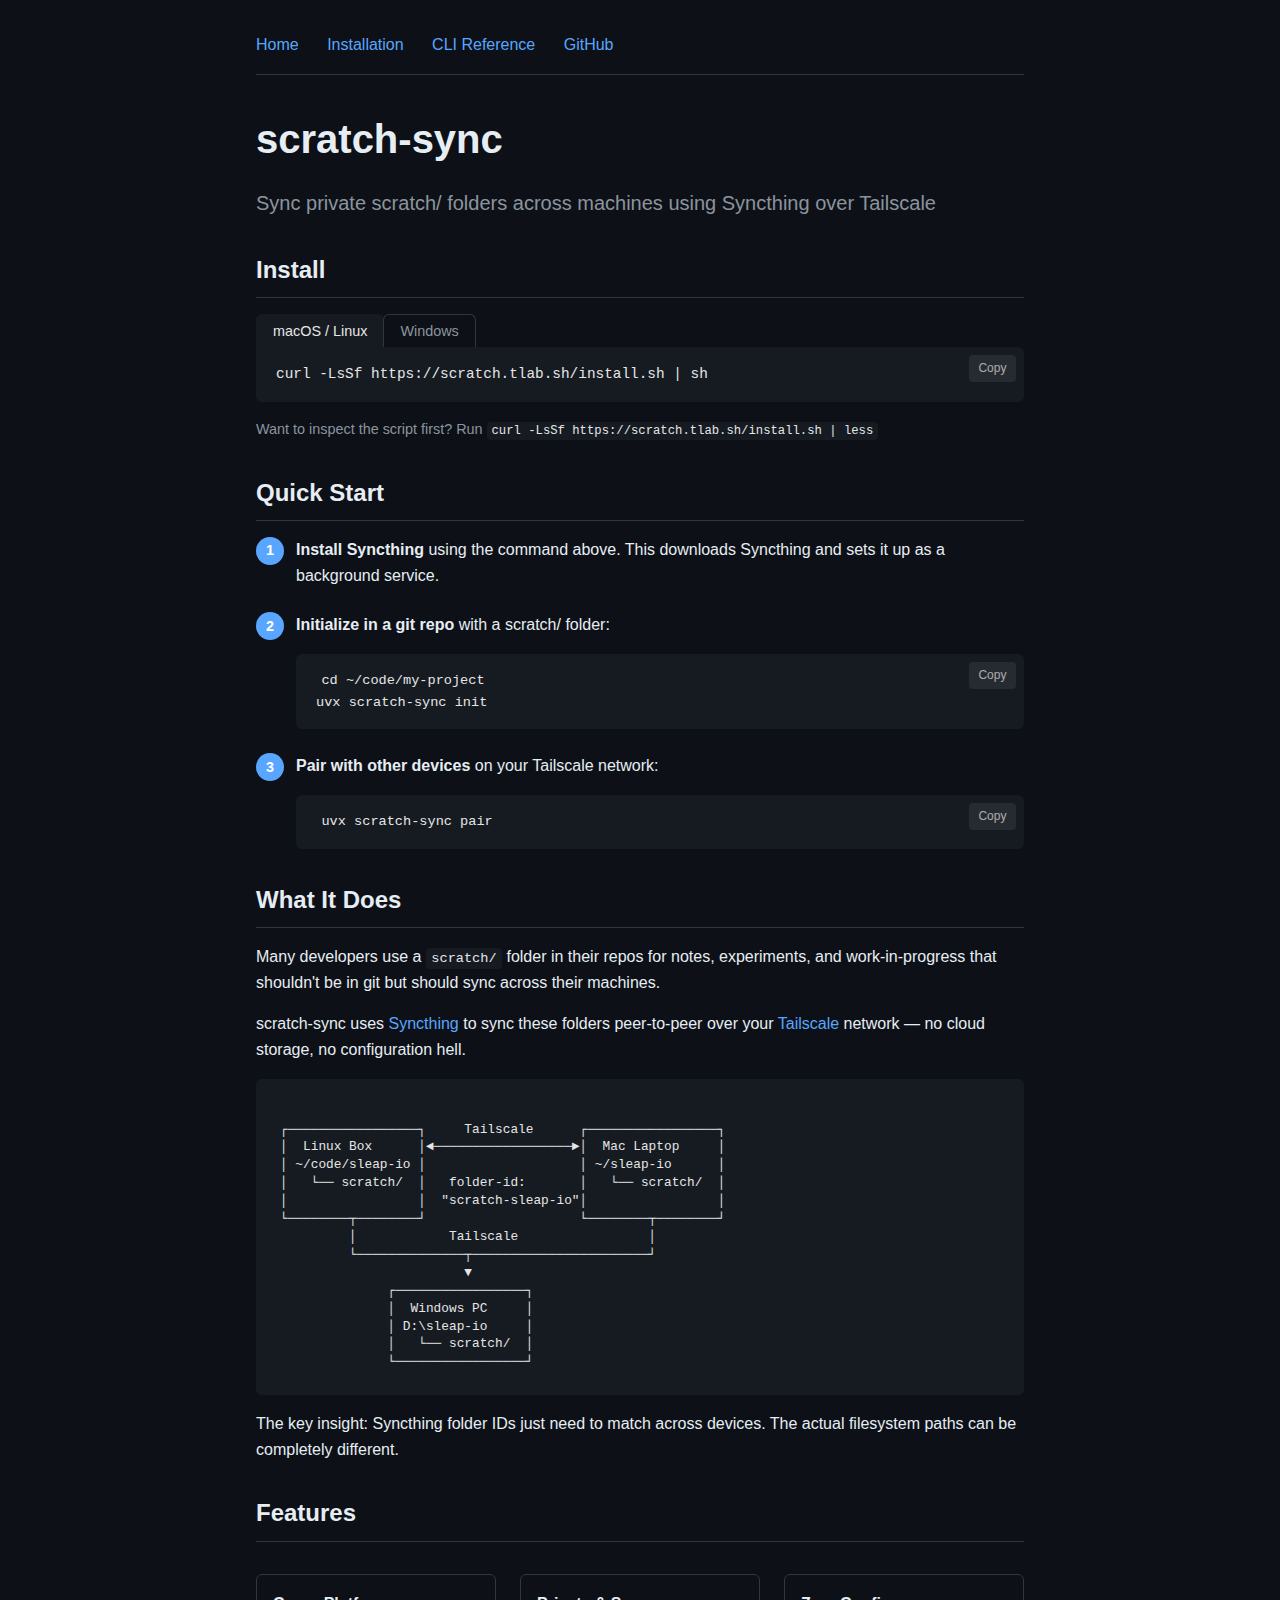
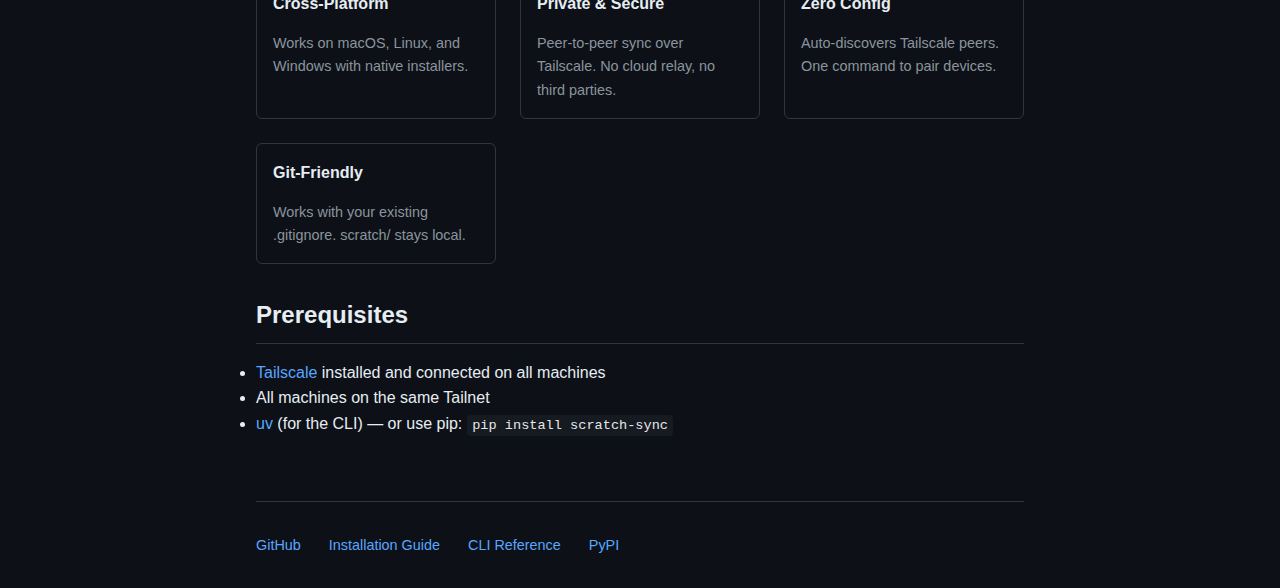
<file: site/index.html>
<!DOCTYPE html>
<html lang="en">
<head>
  <meta charset="UTF-8">
  <meta name="viewport" content="width=device-width, initial-scale=1.0">
  <title>scratch-sync - Sync private scratch folders across machines</title>
  <meta name="description" content="Sync private scratch/ folders across machines using Syncthing over Tailscale. Works on macOS, Linux, and Windows.">
  <link rel="stylesheet" href="assets/style.css">
</head>
<body>
  <nav>
    <a href="/">Home</a>
    <a href="/install.html">Installation</a>
    <a href="/cli.html">CLI Reference</a>
    <a href="https://github.com/talmolab/scratch-sync">GitHub</a>
  </nav>

  <h1>scratch-sync</h1>
  <p class="tagline">Sync private scratch/ folders across machines using Syncthing over Tailscale</p>

  <h2>Install</h2>

  <div class="tabs">
    <button class="tab active" onclick="showTab('unix')">macOS / Linux</button>
    <button class="tab" onclick="showTab('windows')">Windows</button>
  </div>

  <div id="unix" class="tab-content active">
    <div class="code-block">
      <pre><code>curl -LsSf https://scratch.tlab.sh/install.sh | sh</code></pre>
      <button class="copy-btn" onclick="copyCode(this, 'curl -LsSf https://scratch.tlab.sh/install.sh | sh')">Copy</button>
    </div>
  </div>

  <div id="windows" class="tab-content">
    <div class="code-block">
      <pre><code>iwr -useb https://scratch.tlab.sh/install.ps1 | iex</code></pre>
      <button class="copy-btn" onclick="copyCode(this, 'iwr -useb https://scratch.tlab.sh/install.ps1 | iex')">Copy</button>
    </div>
  </div>

  <p style="color: var(--text-muted); font-size: 0.9rem; margin-top: 0.5rem;">
    Want to inspect the script first? Run <code>curl -LsSf https://scratch.tlab.sh/install.sh | less</code>
  </p>

  <h2>Quick Start</h2>

  <ol class="steps">
    <li>
      <strong>Install Syncthing</strong> using the command above. This downloads Syncthing and sets it up as a background service.
    </li>
    <li>
      <strong>Initialize in a git repo</strong> with a scratch/ folder:
      <div class="code-block">
        <pre><code>cd ~/code/my-project
uvx scratch-sync init</code></pre>
        <button class="copy-btn" onclick="copyCode(this, 'uvx scratch-sync init')">Copy</button>
      </div>
    </li>
    <li>
      <strong>Pair with other devices</strong> on your Tailscale network:
      <div class="code-block">
        <pre><code>uvx scratch-sync pair</code></pre>
        <button class="copy-btn" onclick="copyCode(this, 'uvx scratch-sync pair')">Copy</button>
      </div>
    </li>
  </ol>

  <h2>What It Does</h2>

  <p>Many developers use a <code>scratch/</code> folder in their repos for notes, experiments, and work-in-progress that shouldn't be in git but should sync across their machines.</p>

  <p>scratch-sync uses <a href="https://syncthing.net/">Syncthing</a> to sync these folders peer-to-peer over your <a href="https://tailscale.com/">Tailscale</a> network &mdash; no cloud storage, no configuration hell.</p>

  <div class="diagram">
┌─────────────────┐     Tailscale      ┌─────────────────┐
│  Linux Box      │◄──────────────────►│  Mac Laptop     │
│ ~/code/sleap-io │                    │ ~/sleap-io      │
│   └── scratch/  │   folder-id:       │   └── scratch/  │
│                 │  "scratch-sleap-io"│                 │
└────────┬────────┘                    └────────┬────────┘
         │            Tailscale                 │
         └──────────────┬───────────────────────┘
                        ▼
              ┌─────────────────┐
              │  Windows PC     │
              │ D:\sleap-io     │
              │   └── scratch/  │
              └─────────────────┘</div>

  <p>The key insight: Syncthing folder IDs just need to match across devices. The actual filesystem paths can be completely different.</p>

  <h2>Features</h2>

  <div class="features">
    <div class="feature">
      <h3>Cross-Platform</h3>
      <p>Works on macOS, Linux, and Windows with native installers.</p>
    </div>
    <div class="feature">
      <h3>Private & Secure</h3>
      <p>Peer-to-peer sync over Tailscale. No cloud relay, no third parties.</p>
    </div>
    <div class="feature">
      <h3>Zero Config</h3>
      <p>Auto-discovers Tailscale peers. One command to pair devices.</p>
    </div>
    <div class="feature">
      <h3>Git-Friendly</h3>
      <p>Works with your existing .gitignore. scratch/ stays local.</p>
    </div>
  </div>

  <h2>Prerequisites</h2>

  <ul>
    <li><a href="https://tailscale.com/download">Tailscale</a> installed and connected on all machines</li>
    <li>All machines on the same Tailnet</li>
    <li><a href="https://github.com/astral-sh/uv">uv</a> (for the CLI) &mdash; or use pip: <code>pip install scratch-sync</code></li>
  </ul>

  <footer>
    <a href="https://github.com/talmolab/scratch-sync">GitHub</a>
    <a href="/install.html">Installation Guide</a>
    <a href="/cli.html">CLI Reference</a>
    <a href="https://pypi.org/project/scratch-sync/">PyPI</a>
  </footer>

  <script>
    function showTab(id) {
      document.querySelectorAll('.tab').forEach(t => t.classList.remove('active'));
      document.querySelectorAll('.tab-content').forEach(c => c.classList.remove('active'));
      document.querySelector(`[onclick="showTab('${id}')"]`).classList.add('active');
      document.getElementById(id).classList.add('active');
    }

    function copyCode(btn, text) {
      navigator.clipboard.writeText(text).then(() => {
        btn.textContent = 'Copied!';
        btn.classList.add('copied');
        setTimeout(() => {
          btn.textContent = 'Copy';
          btn.classList.remove('copied');
        }, 2000);
      });
    }

    // Auto-detect OS and select appropriate tab
    (function() {
      const platform = navigator.platform.toLowerCase();
      const userAgent = navigator.userAgent.toLowerCase();
      if (platform.includes('win') || userAgent.includes('windows')) {
        showTab('windows');
      }
      // macOS and Linux default to 'unix' tab (already active)
    })();
  </script>
</body>
</html>
</file>
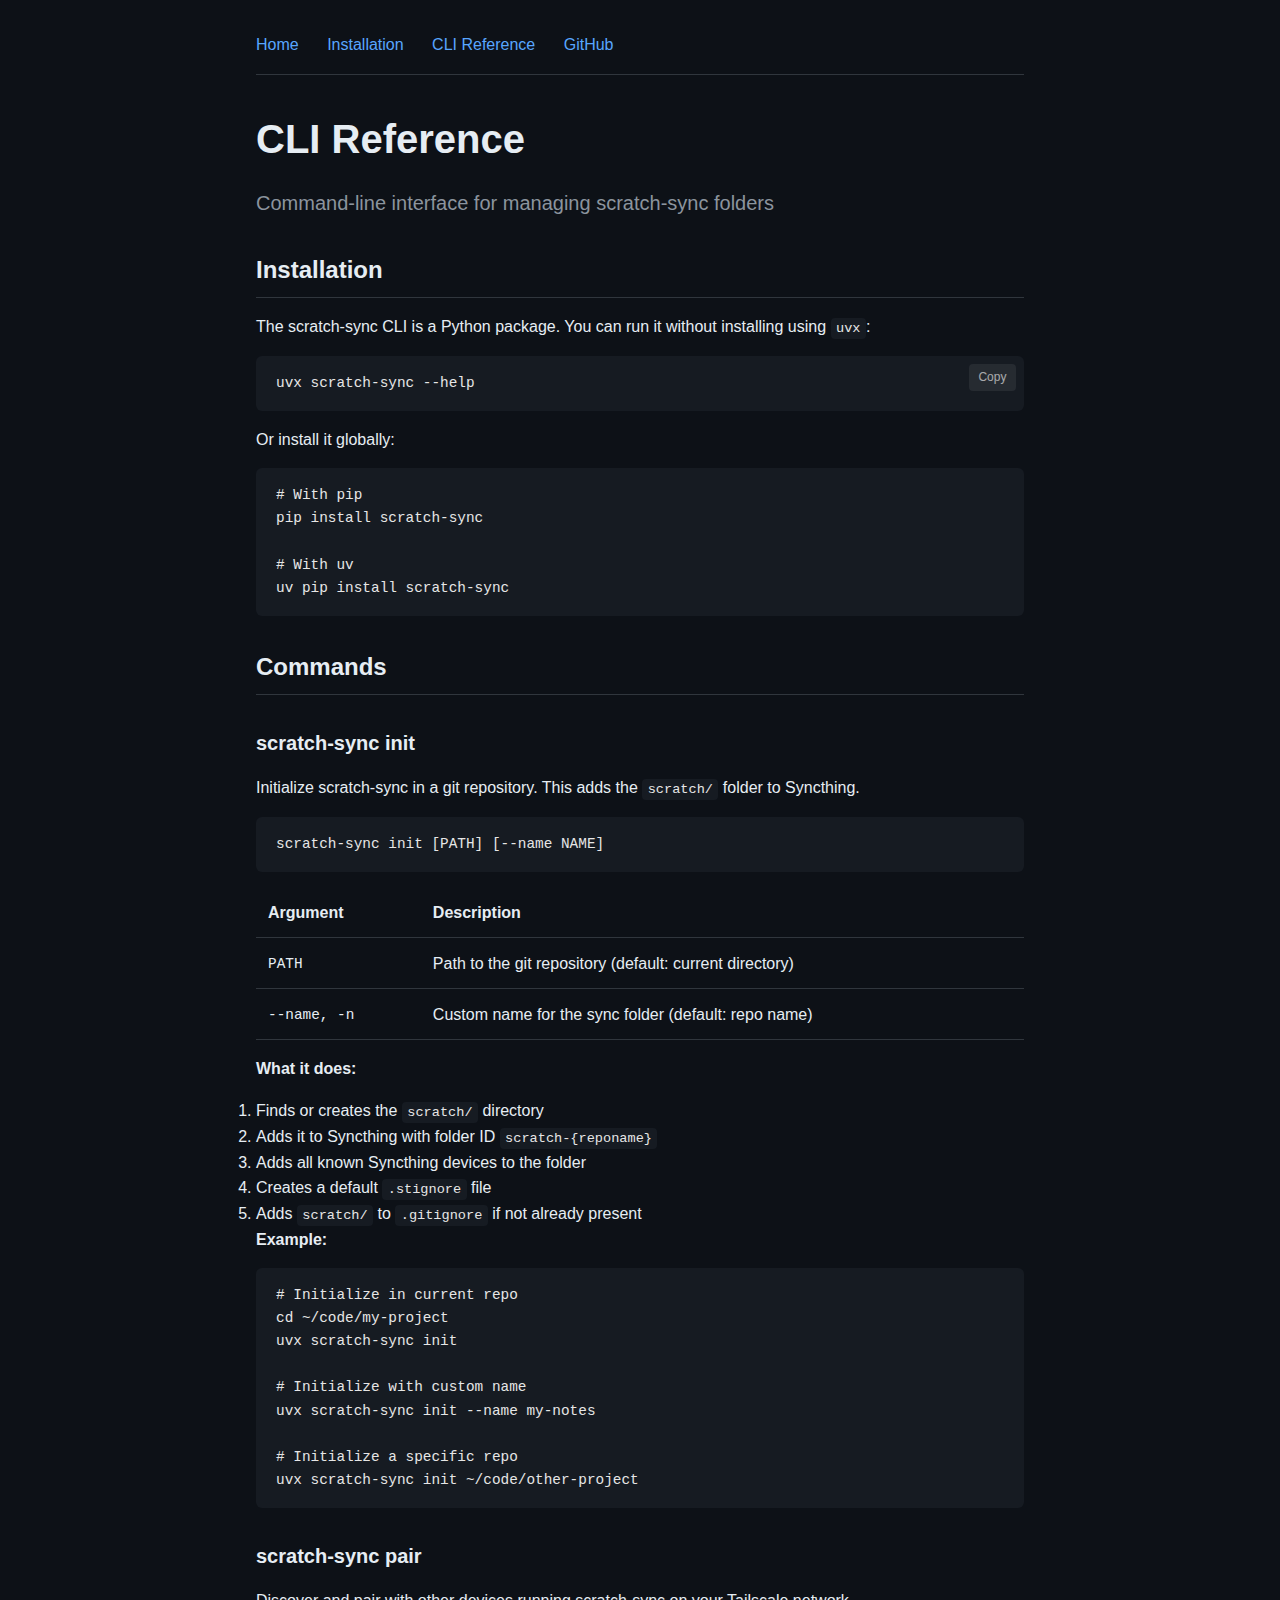
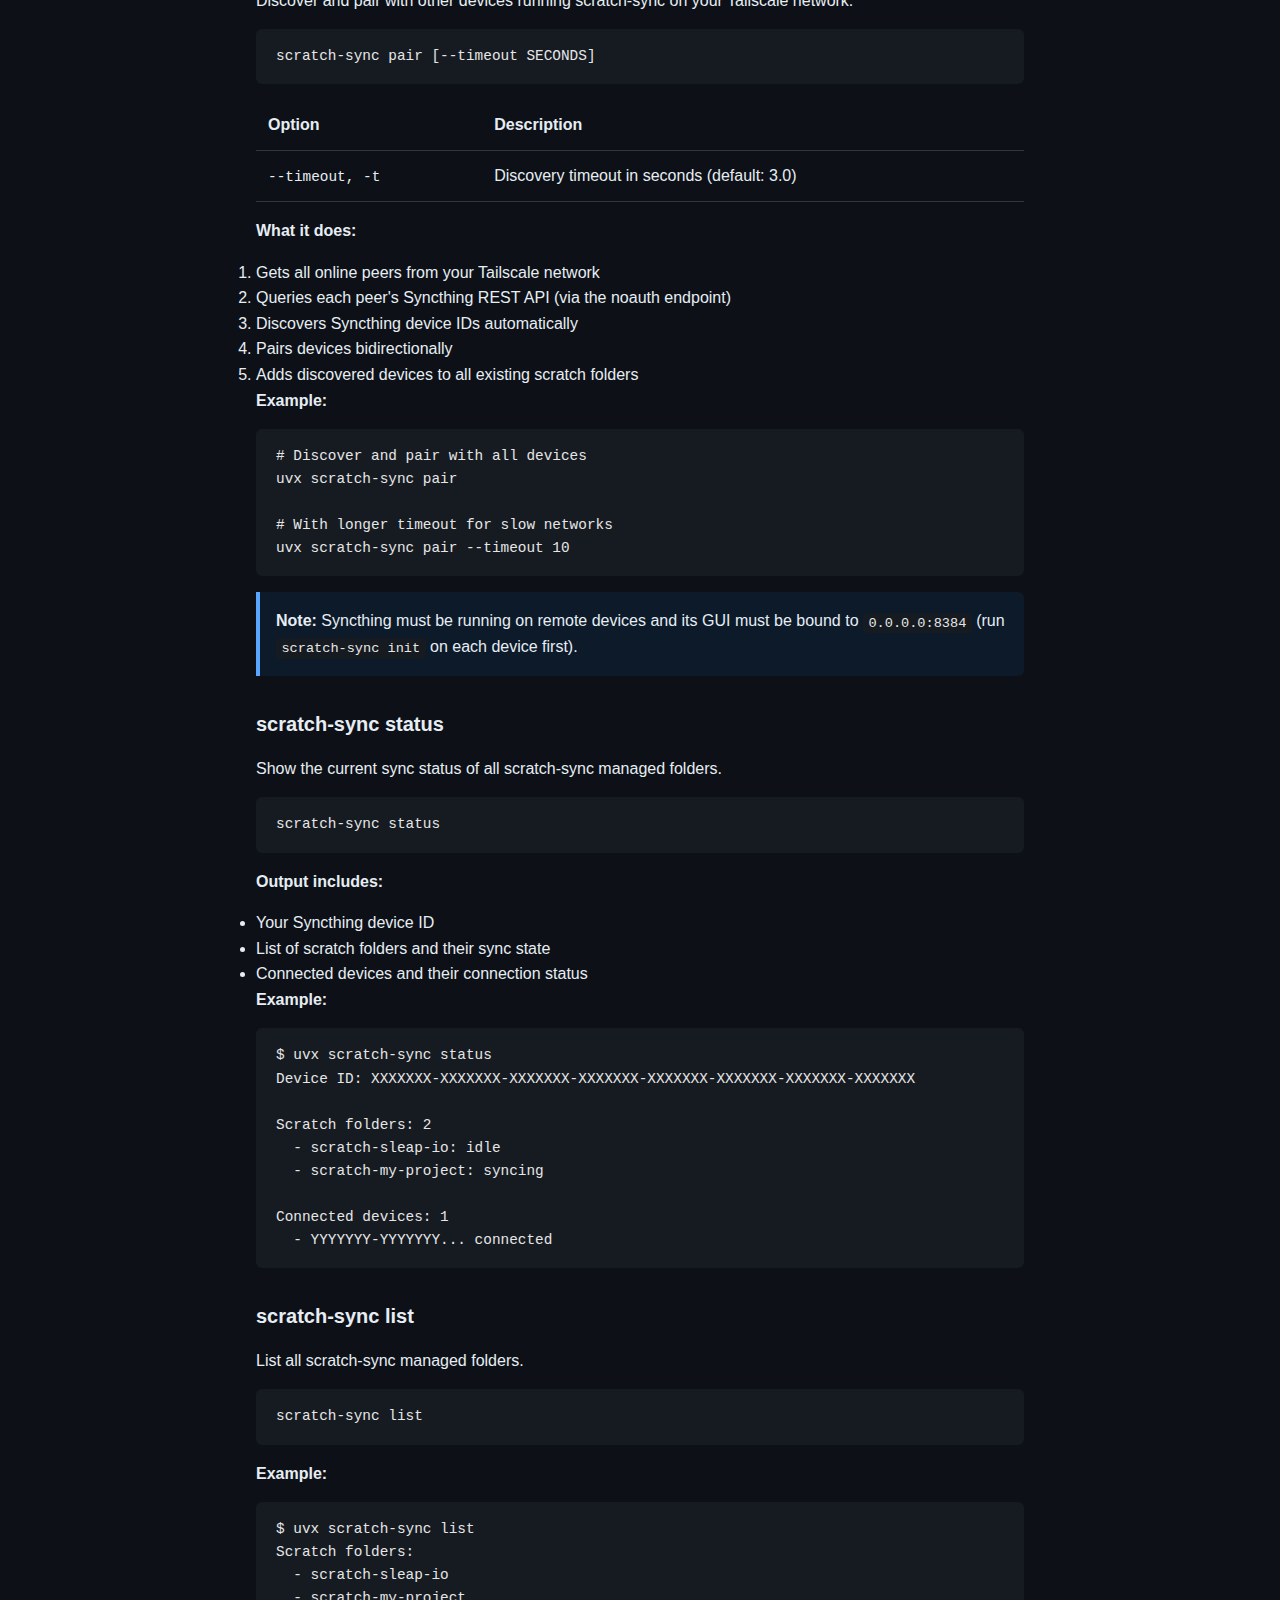
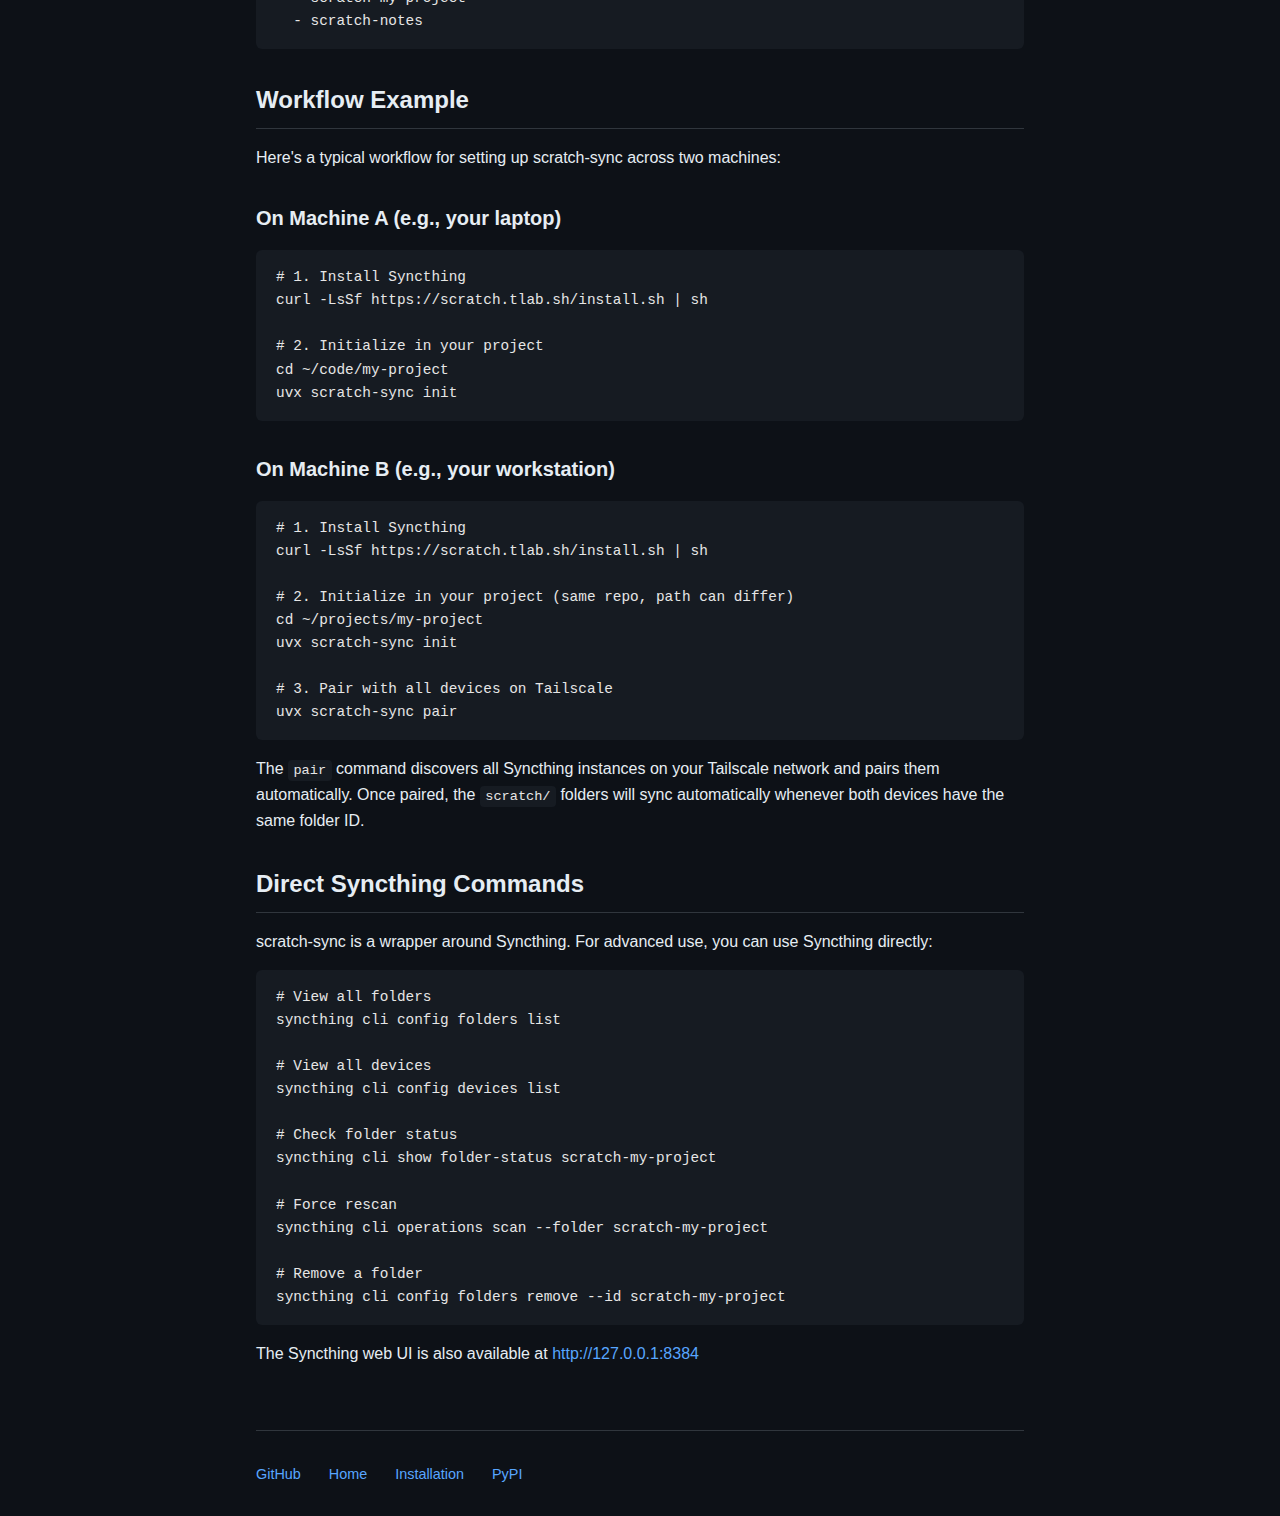
<file: site/cli.html>
<!DOCTYPE html>
<html lang="en">
<head>
  <meta charset="UTF-8">
  <meta name="viewport" content="width=device-width, initial-scale=1.0">
  <title>CLI Reference - scratch-sync</title>
  <meta name="description" content="Command-line interface reference for scratch-sync.">
  <link rel="stylesheet" href="assets/style.css">
</head>
<body>
  <nav>
    <a href="/">Home</a>
    <a href="/install.html">Installation</a>
    <a href="/cli.html">CLI Reference</a>
    <a href="https://github.com/talmolab/scratch-sync">GitHub</a>
  </nav>

  <h1>CLI Reference</h1>
  <p class="tagline">Command-line interface for managing scratch-sync folders</p>

  <h2>Installation</h2>

  <p>The scratch-sync CLI is a Python package. You can run it without installing using <code>uvx</code>:</p>

  <div class="code-block">
    <pre><code>uvx scratch-sync --help</code></pre>
    <button class="copy-btn" onclick="copyCode(this, 'uvx scratch-sync --help')">Copy</button>
  </div>

  <p>Or install it globally:</p>

  <div class="code-block">
    <pre><code># With pip
pip install scratch-sync

# With uv
uv pip install scratch-sync</code></pre>
  </div>

  <h2>Commands</h2>

  <h3>scratch-sync init</h3>

  <p>Initialize scratch-sync in a git repository. This adds the <code>scratch/</code> folder to Syncthing.</p>

  <div class="code-block">
    <pre><code>scratch-sync init [PATH] [--name NAME]</code></pre>
  </div>

  <table>
    <tr>
      <th>Argument</th>
      <th>Description</th>
    </tr>
    <tr>
      <td><code>PATH</code></td>
      <td>Path to the git repository (default: current directory)</td>
    </tr>
    <tr>
      <td><code>--name, -n</code></td>
      <td>Custom name for the sync folder (default: repo name)</td>
    </tr>
  </table>

  <p><strong>What it does:</strong></p>
  <ol>
    <li>Finds or creates the <code>scratch/</code> directory</li>
    <li>Adds it to Syncthing with folder ID <code>scratch-{reponame}</code></li>
    <li>Adds all known Syncthing devices to the folder</li>
    <li>Creates a default <code>.stignore</code> file</li>
    <li>Adds <code>scratch/</code> to <code>.gitignore</code> if not already present</li>
  </ol>

  <p><strong>Example:</strong></p>

  <div class="code-block">
    <pre><code># Initialize in current repo
cd ~/code/my-project
uvx scratch-sync init

# Initialize with custom name
uvx scratch-sync init --name my-notes

# Initialize a specific repo
uvx scratch-sync init ~/code/other-project</code></pre>
  </div>

  <h3>scratch-sync pair</h3>

  <p>Discover and pair with other devices running scratch-sync on your Tailscale network.</p>

  <div class="code-block">
    <pre><code>scratch-sync pair [--timeout SECONDS]</code></pre>
  </div>

  <table>
    <tr>
      <th>Option</th>
      <th>Description</th>
    </tr>
    <tr>
      <td><code>--timeout, -t</code></td>
      <td>Discovery timeout in seconds (default: 3.0)</td>
    </tr>
  </table>

  <p><strong>What it does:</strong></p>
  <ol>
    <li>Gets all online peers from your Tailscale network</li>
    <li>Queries each peer's Syncthing REST API (via the noauth endpoint)</li>
    <li>Discovers Syncthing device IDs automatically</li>
    <li>Pairs devices bidirectionally</li>
    <li>Adds discovered devices to all existing scratch folders</li>
  </ol>

  <p><strong>Example:</strong></p>

  <div class="code-block">
    <pre><code># Discover and pair with all devices
uvx scratch-sync pair

# With longer timeout for slow networks
uvx scratch-sync pair --timeout 10</code></pre>
  </div>

  <div class="note">
    <p><strong>Note:</strong> Syncthing must be running on remote devices and its GUI must be bound to <code>0.0.0.0:8384</code> (run <code>scratch-sync init</code> on each device first).</p>
  </div>

  <h3>scratch-sync status</h3>

  <p>Show the current sync status of all scratch-sync managed folders.</p>

  <div class="code-block">
    <pre><code>scratch-sync status</code></pre>
  </div>

  <p><strong>Output includes:</strong></p>
  <ul>
    <li>Your Syncthing device ID</li>
    <li>List of scratch folders and their sync state</li>
    <li>Connected devices and their connection status</li>
  </ul>

  <p><strong>Example:</strong></p>

  <div class="code-block">
    <pre><code>$ uvx scratch-sync status
Device ID: XXXXXXX-XXXXXXX-XXXXXXX-XXXXXXX-XXXXXXX-XXXXXXX-XXXXXXX-XXXXXXX

Scratch folders: 2
  - scratch-sleap-io: idle
  - scratch-my-project: syncing

Connected devices: 1
  - YYYYYYY-YYYYYYY... connected</code></pre>
  </div>

  <h3>scratch-sync list</h3>

  <p>List all scratch-sync managed folders.</p>

  <div class="code-block">
    <pre><code>scratch-sync list</code></pre>
  </div>

  <p><strong>Example:</strong></p>

  <div class="code-block">
    <pre><code>$ uvx scratch-sync list
Scratch folders:
  - scratch-sleap-io
  - scratch-my-project
  - scratch-notes</code></pre>
  </div>

  <h2>Workflow Example</h2>

  <p>Here's a typical workflow for setting up scratch-sync across two machines:</p>

  <h3>On Machine A (e.g., your laptop)</h3>

  <div class="code-block">
    <pre><code># 1. Install Syncthing
curl -LsSf https://scratch.tlab.sh/install.sh | sh

# 2. Initialize in your project
cd ~/code/my-project
uvx scratch-sync init</code></pre>
  </div>

  <h3>On Machine B (e.g., your workstation)</h3>

  <div class="code-block">
    <pre><code># 1. Install Syncthing
curl -LsSf https://scratch.tlab.sh/install.sh | sh

# 2. Initialize in your project (same repo, path can differ)
cd ~/projects/my-project
uvx scratch-sync init

# 3. Pair with all devices on Tailscale
uvx scratch-sync pair</code></pre>
  </div>

  <p>The <code>pair</code> command discovers all Syncthing instances on your Tailscale network and pairs them automatically. Once paired, the <code>scratch/</code> folders will sync automatically whenever both devices have the same folder ID.</p>

  <h2>Direct Syncthing Commands</h2>

  <p>scratch-sync is a wrapper around Syncthing. For advanced use, you can use Syncthing directly:</p>

  <div class="code-block">
    <pre><code># View all folders
syncthing cli config folders list

# View all devices
syncthing cli config devices list

# Check folder status
syncthing cli show folder-status scratch-my-project

# Force rescan
syncthing cli operations scan --folder scratch-my-project

# Remove a folder
syncthing cli config folders remove --id scratch-my-project</code></pre>
  </div>

  <p>The Syncthing web UI is also available at <a href="http://127.0.0.1:8384">http://127.0.0.1:8384</a></p>

  <footer>
    <a href="https://github.com/talmolab/scratch-sync">GitHub</a>
    <a href="/">Home</a>
    <a href="/install.html">Installation</a>
    <a href="https://pypi.org/project/scratch-sync/">PyPI</a>
  </footer>

  <script>
    function copyCode(btn, text) {
      navigator.clipboard.writeText(text).then(() => {
        btn.textContent = 'Copied!';
        btn.classList.add('copied');
        setTimeout(() => {
          btn.textContent = 'Copy';
          btn.classList.remove('copied');
        }, 2000);
      });
    }
  </script>
</body>
</html>
</file>
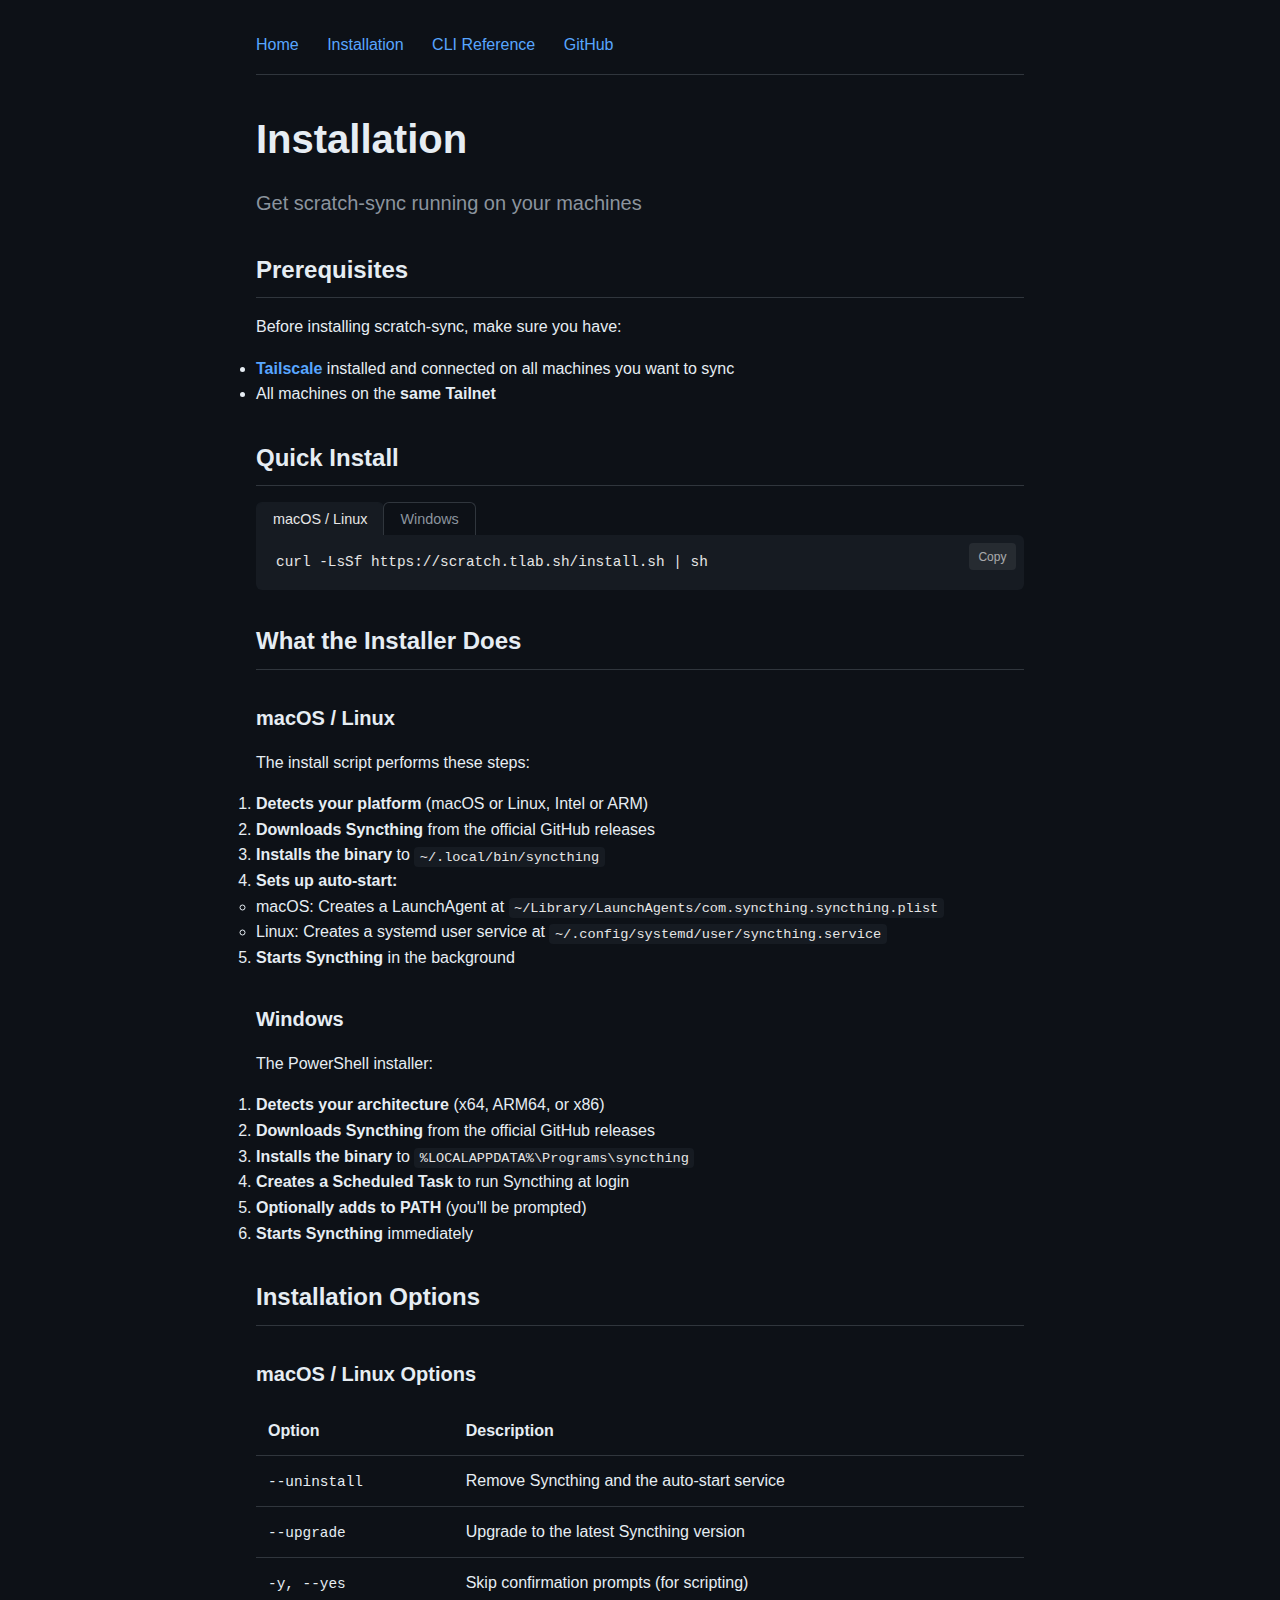
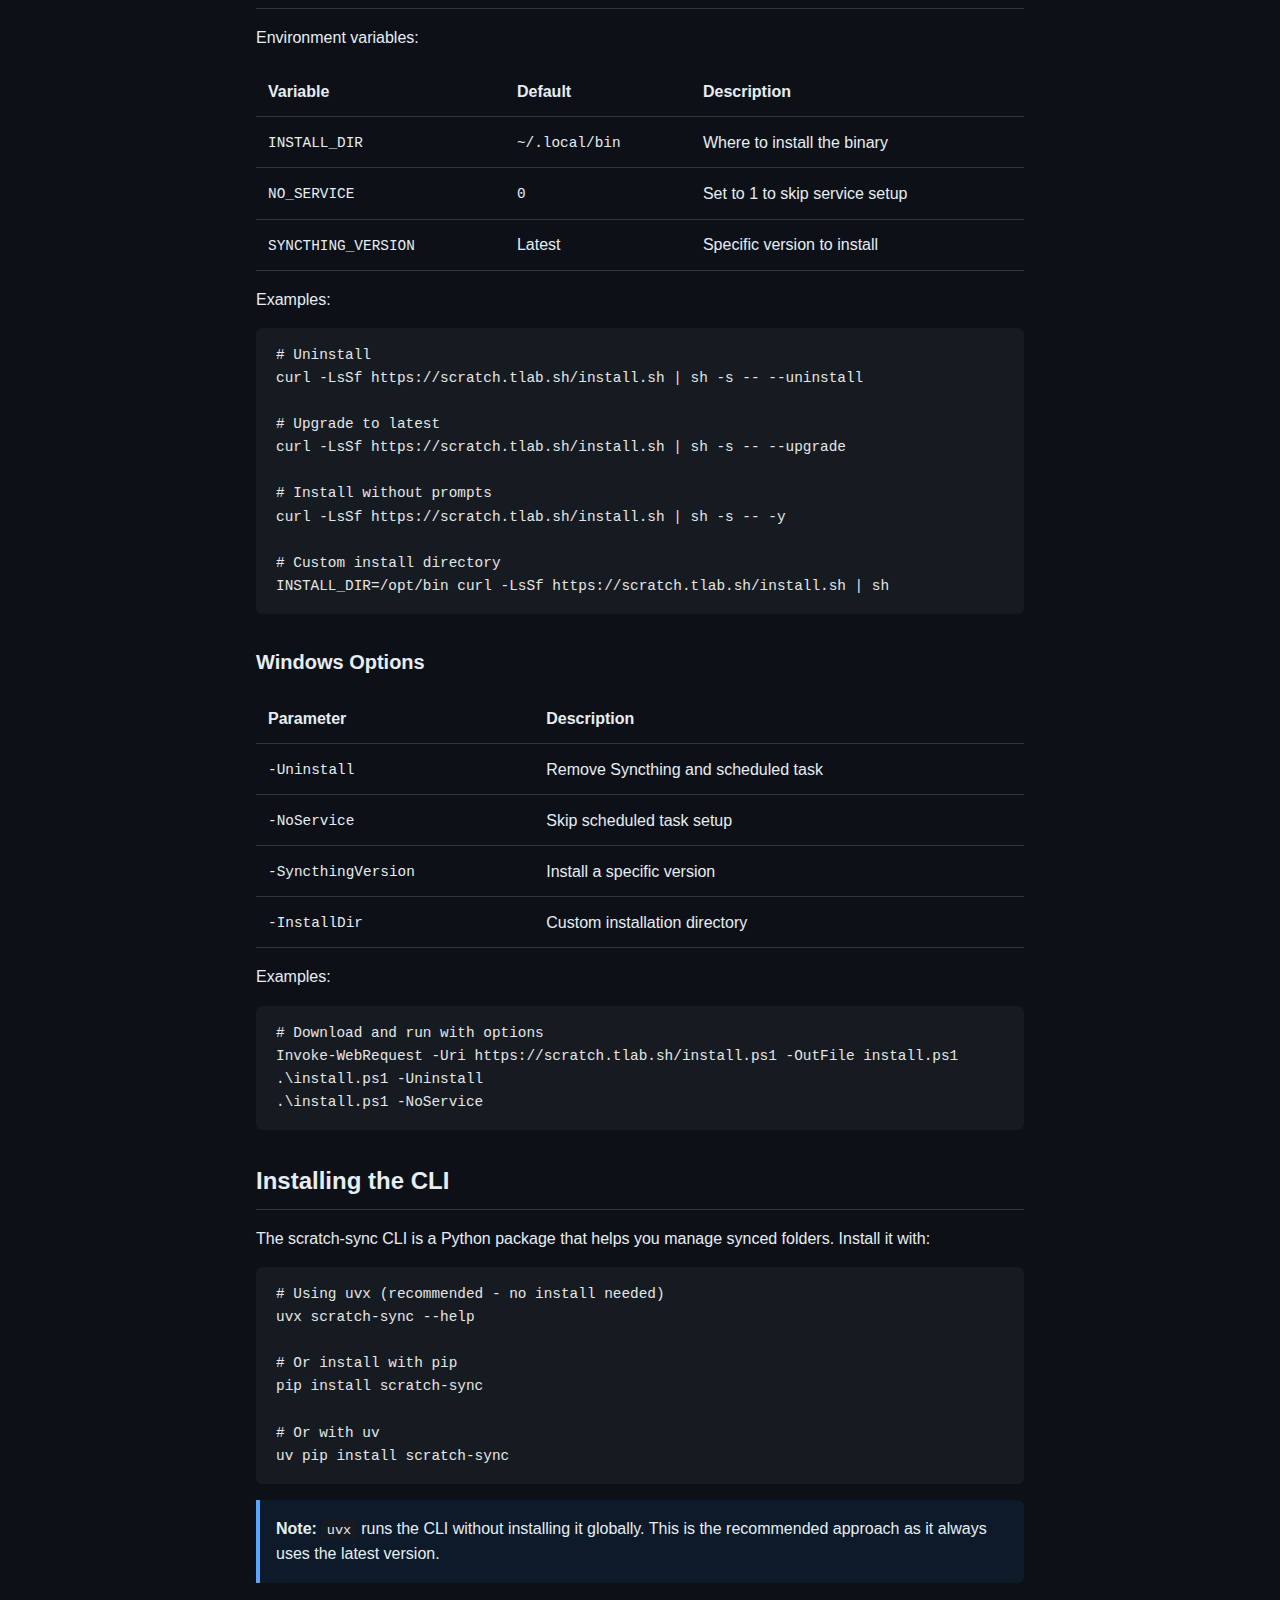
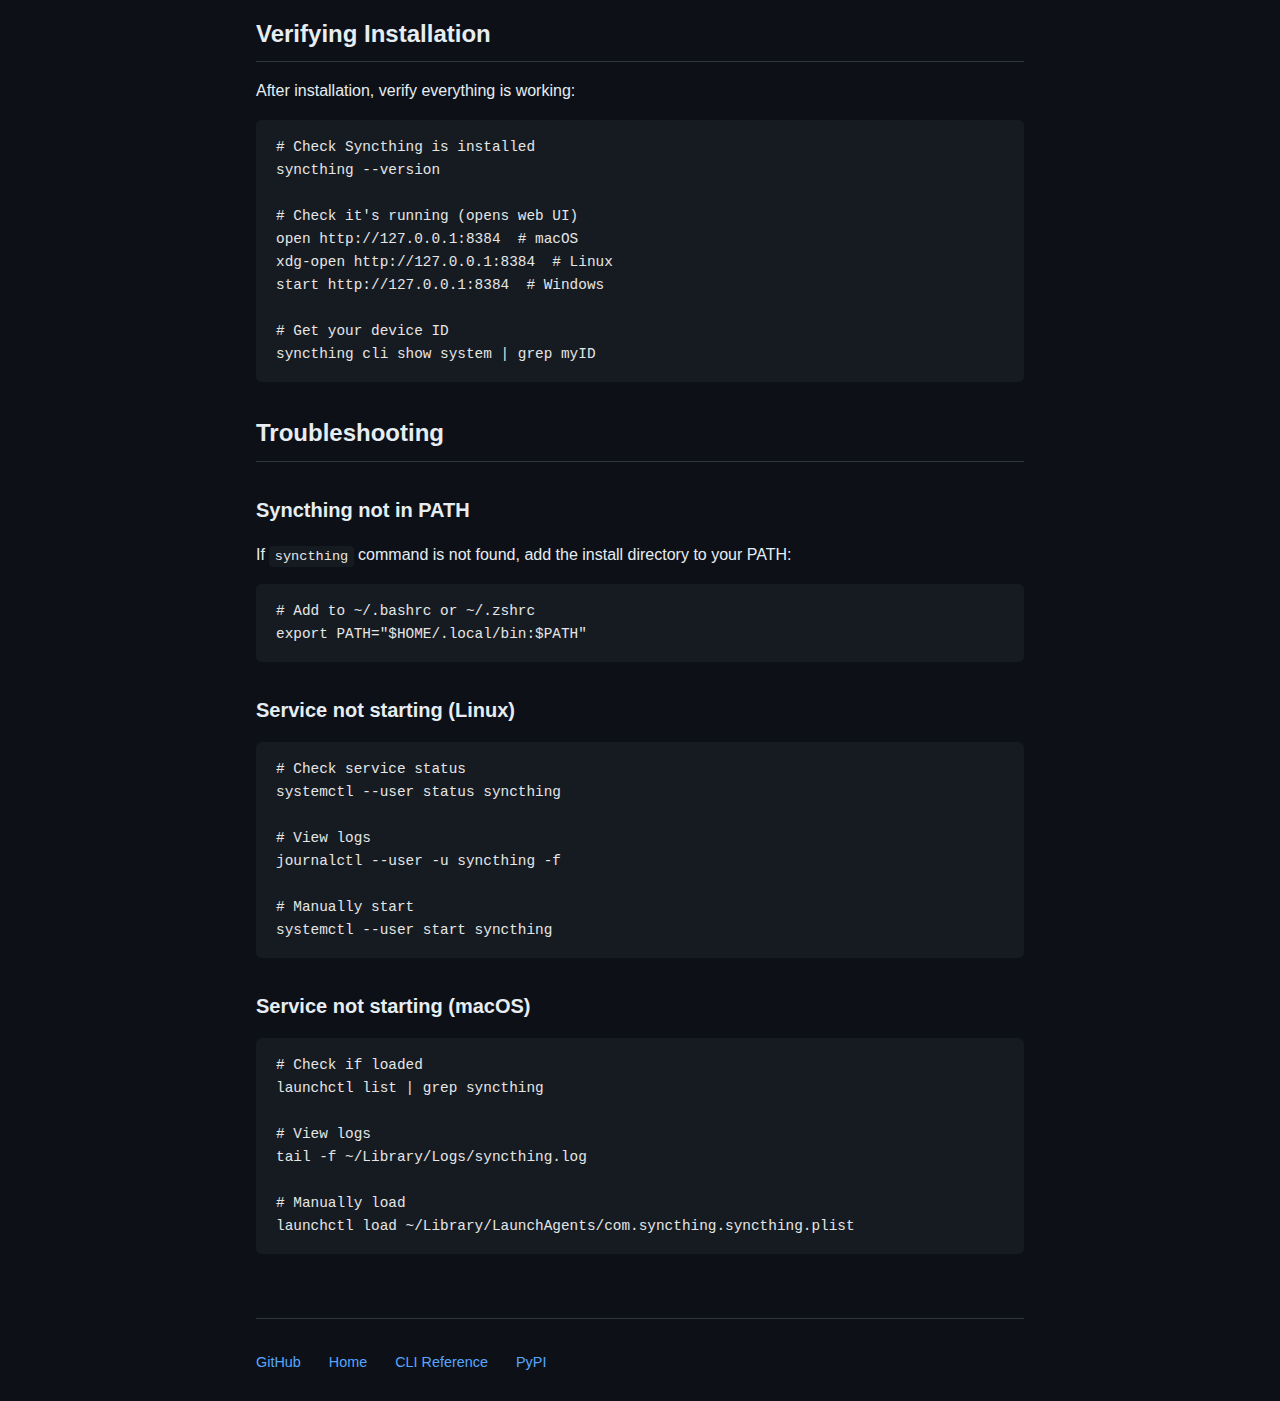
<file: site/install.html>
<!DOCTYPE html>
<html lang="en">
<head>
  <meta charset="UTF-8">
  <meta name="viewport" content="width=device-width, initial-scale=1.0">
  <title>Installation - scratch-sync</title>
  <meta name="description" content="How to install scratch-sync on macOS, Linux, and Windows.">
  <link rel="stylesheet" href="assets/style.css">
</head>
<body>
  <nav>
    <a href="/">Home</a>
    <a href="/install.html">Installation</a>
    <a href="/cli.html">CLI Reference</a>
    <a href="https://github.com/talmolab/scratch-sync">GitHub</a>
  </nav>

  <h1>Installation</h1>
  <p class="tagline">Get scratch-sync running on your machines</p>

  <h2>Prerequisites</h2>

  <p>Before installing scratch-sync, make sure you have:</p>

  <ul>
    <li><strong><a href="https://tailscale.com/download">Tailscale</a></strong> installed and connected on all machines you want to sync</li>
    <li>All machines on the <strong>same Tailnet</strong></li>
  </ul>

  <h2>Quick Install</h2>

  <div class="tabs">
    <button class="tab active" onclick="showTab('unix')">macOS / Linux</button>
    <button class="tab" onclick="showTab('windows')">Windows</button>
  </div>

  <div id="unix" class="tab-content active">
    <div class="code-block">
      <pre><code>curl -LsSf https://scratch.tlab.sh/install.sh | sh</code></pre>
      <button class="copy-btn" onclick="copyCode(this, 'curl -LsSf https://scratch.tlab.sh/install.sh | sh')">Copy</button>
    </div>
  </div>

  <div id="windows" class="tab-content">
    <div class="code-block">
      <pre><code>iwr -useb https://scratch.tlab.sh/install.ps1 | iex</code></pre>
      <button class="copy-btn" onclick="copyCode(this, 'iwr -useb https://scratch.tlab.sh/install.ps1 | iex')">Copy</button>
    </div>
  </div>

  <h2>What the Installer Does</h2>

  <h3>macOS / Linux</h3>

  <p>The install script performs these steps:</p>

  <ol>
    <li><strong>Detects your platform</strong> (macOS or Linux, Intel or ARM)</li>
    <li><strong>Downloads Syncthing</strong> from the official GitHub releases</li>
    <li><strong>Installs the binary</strong> to <code>~/.local/bin/syncthing</code></li>
    <li><strong>Sets up auto-start:</strong>
      <ul>
        <li>macOS: Creates a LaunchAgent at <code>~/Library/LaunchAgents/com.syncthing.syncthing.plist</code></li>
        <li>Linux: Creates a systemd user service at <code>~/.config/systemd/user/syncthing.service</code></li>
      </ul>
    </li>
    <li><strong>Starts Syncthing</strong> in the background</li>
  </ol>

  <h3>Windows</h3>

  <p>The PowerShell installer:</p>

  <ol>
    <li><strong>Detects your architecture</strong> (x64, ARM64, or x86)</li>
    <li><strong>Downloads Syncthing</strong> from the official GitHub releases</li>
    <li><strong>Installs the binary</strong> to <code>%LOCALAPPDATA%\Programs\syncthing</code></li>
    <li><strong>Creates a Scheduled Task</strong> to run Syncthing at login</li>
    <li><strong>Optionally adds to PATH</strong> (you'll be prompted)</li>
    <li><strong>Starts Syncthing</strong> immediately</li>
  </ol>

  <h2>Installation Options</h2>

  <h3>macOS / Linux Options</h3>

  <table>
    <tr>
      <th>Option</th>
      <th>Description</th>
    </tr>
    <tr>
      <td><code>--uninstall</code></td>
      <td>Remove Syncthing and the auto-start service</td>
    </tr>
    <tr>
      <td><code>--upgrade</code></td>
      <td>Upgrade to the latest Syncthing version</td>
    </tr>
    <tr>
      <td><code>-y, --yes</code></td>
      <td>Skip confirmation prompts (for scripting)</td>
    </tr>
  </table>

  <p>Environment variables:</p>

  <table>
    <tr>
      <th>Variable</th>
      <th>Default</th>
      <th>Description</th>
    </tr>
    <tr>
      <td><code>INSTALL_DIR</code></td>
      <td><code>~/.local/bin</code></td>
      <td>Where to install the binary</td>
    </tr>
    <tr>
      <td><code>NO_SERVICE</code></td>
      <td><code>0</code></td>
      <td>Set to 1 to skip service setup</td>
    </tr>
    <tr>
      <td><code>SYNCTHING_VERSION</code></td>
      <td>Latest</td>
      <td>Specific version to install</td>
    </tr>
  </table>

  <p>Examples:</p>

  <div class="code-block">
    <pre><code># Uninstall
curl -LsSf https://scratch.tlab.sh/install.sh | sh -s -- --uninstall

# Upgrade to latest
curl -LsSf https://scratch.tlab.sh/install.sh | sh -s -- --upgrade

# Install without prompts
curl -LsSf https://scratch.tlab.sh/install.sh | sh -s -- -y

# Custom install directory
INSTALL_DIR=/opt/bin curl -LsSf https://scratch.tlab.sh/install.sh | sh</code></pre>
  </div>

  <h3>Windows Options</h3>

  <table>
    <tr>
      <th>Parameter</th>
      <th>Description</th>
    </tr>
    <tr>
      <td><code>-Uninstall</code></td>
      <td>Remove Syncthing and scheduled task</td>
    </tr>
    <tr>
      <td><code>-NoService</code></td>
      <td>Skip scheduled task setup</td>
    </tr>
    <tr>
      <td><code>-SyncthingVersion</code></td>
      <td>Install a specific version</td>
    </tr>
    <tr>
      <td><code>-InstallDir</code></td>
      <td>Custom installation directory</td>
    </tr>
  </table>

  <p>Examples:</p>

  <div class="code-block">
    <pre><code># Download and run with options
Invoke-WebRequest -Uri https://scratch.tlab.sh/install.ps1 -OutFile install.ps1
.\install.ps1 -Uninstall
.\install.ps1 -NoService</code></pre>
  </div>

  <h2>Installing the CLI</h2>

  <p>The scratch-sync CLI is a Python package that helps you manage synced folders. Install it with:</p>

  <div class="code-block">
    <pre><code># Using uvx (recommended - no install needed)
uvx scratch-sync --help

# Or install with pip
pip install scratch-sync

# Or with uv
uv pip install scratch-sync</code></pre>
  </div>

  <div class="note">
    <p><strong>Note:</strong> <code>uvx</code> runs the CLI without installing it globally. This is the recommended approach as it always uses the latest version.</p>
  </div>

  <h2>Verifying Installation</h2>

  <p>After installation, verify everything is working:</p>

  <div class="code-block">
    <pre><code># Check Syncthing is installed
syncthing --version

# Check it's running (opens web UI)
open http://127.0.0.1:8384  # macOS
xdg-open http://127.0.0.1:8384  # Linux
start http://127.0.0.1:8384  # Windows

# Get your device ID
syncthing cli show system | grep myID</code></pre>
  </div>

  <h2>Troubleshooting</h2>

  <h3>Syncthing not in PATH</h3>

  <p>If <code>syncthing</code> command is not found, add the install directory to your PATH:</p>

  <div class="code-block">
    <pre><code># Add to ~/.bashrc or ~/.zshrc
export PATH="$HOME/.local/bin:$PATH"</code></pre>
  </div>

  <h3>Service not starting (Linux)</h3>

  <div class="code-block">
    <pre><code># Check service status
systemctl --user status syncthing

# View logs
journalctl --user -u syncthing -f

# Manually start
systemctl --user start syncthing</code></pre>
  </div>

  <h3>Service not starting (macOS)</h3>

  <div class="code-block">
    <pre><code># Check if loaded
launchctl list | grep syncthing

# View logs
tail -f ~/Library/Logs/syncthing.log

# Manually load
launchctl load ~/Library/LaunchAgents/com.syncthing.syncthing.plist</code></pre>
  </div>

  <footer>
    <a href="https://github.com/talmolab/scratch-sync">GitHub</a>
    <a href="/">Home</a>
    <a href="/cli.html">CLI Reference</a>
    <a href="https://pypi.org/project/scratch-sync/">PyPI</a>
  </footer>

  <script>
    function showTab(id) {
      document.querySelectorAll('.tab').forEach(t => t.classList.remove('active'));
      document.querySelectorAll('.tab-content').forEach(c => c.classList.remove('active'));
      document.querySelector(`[onclick="showTab('${id}')"]`).classList.add('active');
      document.getElementById(id).classList.add('active');
    }

    function copyCode(btn, text) {
      navigator.clipboard.writeText(text).then(() => {
        btn.textContent = 'Copied!';
        btn.classList.add('copied');
        setTimeout(() => {
          btn.textContent = 'Copy';
          btn.classList.remove('copied');
        }, 2000);
      });
    }
  </script>
</body>
</html>
</file>
<file: site/assets/style.css>
/* scratch-sync - Minimal styling inspired by rustup.rs */
/* Dark theme only */

:root {
  --bg: #0d1117;
  --bg-code: #161b22;
  --text: #e6edf3;
  --text-muted: #8b949e;
  --text-code: #e6e6e6;
  --accent: #58a6ff;
  --accent-hover: #79c0ff;
  --border: #30363d;
  --success: #3fb950;
}

* {
  box-sizing: border-box;
  margin: 0;
  padding: 0;
}

body {
  font-family: -apple-system, BlinkMacSystemFont, "Segoe UI", Helvetica, Arial, sans-serif;
  line-height: 1.6;
  color: var(--text);
  background: var(--bg);
  padding: 2rem 1rem;
  max-width: 800px;
  margin: 0 auto;
}

a {
  color: var(--accent);
  text-decoration: none;
}

a:hover {
  text-decoration: underline;
}

h1, h2, h3 {
  margin-top: 2rem;
  margin-bottom: 1rem;
  font-weight: 600;
}

h1 { font-size: 2.5rem; margin-top: 0; }
h2 { font-size: 1.5rem; border-bottom: 1px solid var(--border); padding-bottom: 0.5rem; }
h3 { font-size: 1.25rem; }

p { margin-bottom: 1rem; }

.tagline {
  font-size: 1.25rem;
  color: var(--text-muted);
  margin-bottom: 2rem;
}

/* Navigation */
nav {
  margin-bottom: 2rem;
  padding-bottom: 1rem;
  border-bottom: 1px solid var(--border);
}

nav a {
  margin-right: 1.5rem;
  font-weight: 500;
}

/* Code blocks */
pre {
  background: var(--bg-code);
  color: var(--text-code);
  padding: 1rem 1.25rem;
  border-radius: 6px;
  overflow-x: auto;
  margin: 1rem 0;
  position: relative;
}

code {
  font-family: "SF Mono", "Fira Code", "Consolas", monospace;
  font-size: 0.9rem;
}

p code, li code {
  background: var(--bg-code);
  color: var(--text-code);
  padding: 0.2em 0.4em;
  border-radius: 4px;
  font-size: 0.85em;
}

/* Copy button */
.code-block {
  position: relative;
}

.copy-btn {
  position: absolute;
  top: 0.5rem;
  right: 0.5rem;
  background: rgba(255,255,255,0.1);
  border: none;
  color: var(--text-code);
  padding: 0.4rem 0.6rem;
  border-radius: 4px;
  cursor: pointer;
  font-size: 0.75rem;
  opacity: 0.7;
  transition: opacity 0.2s;
}

.copy-btn:hover {
  opacity: 1;
  background: rgba(255,255,255,0.2);
}

.copy-btn.copied {
  color: var(--success);
}

/* Platform tabs */
.tabs {
  display: flex;
  gap: 0;
  margin-bottom: 0;
}

.tab {
  padding: 0.5rem 1rem;
  background: transparent;
  border: 1px solid var(--border);
  border-bottom: none;
  cursor: pointer;
  font-size: 0.9rem;
  color: var(--text-muted);
  border-radius: 6px 6px 0 0;
  margin-right: -1px;
}

.tab.active {
  background: var(--bg-code);
  color: var(--text-code);
  border-color: var(--bg-code);
}

.tab-content {
  display: none;
}

.tab-content.active {
  display: block;
}

.tab-content pre {
  margin-top: 0;
  border-radius: 0 6px 6px 6px;
}

/* Steps list */
.steps {
  list-style: none;
  counter-reset: step;
}

.steps li {
  counter-increment: step;
  margin-bottom: 1.5rem;
  padding-left: 2.5rem;
  position: relative;
}

.steps li::before {
  content: counter(step);
  position: absolute;
  left: 0;
  top: 0;
  width: 1.75rem;
  height: 1.75rem;
  background: var(--accent);
  color: white;
  border-radius: 50%;
  display: flex;
  align-items: center;
  justify-content: center;
  font-weight: 600;
  font-size: 0.9rem;
}

/* Features grid */
.features {
  display: grid;
  grid-template-columns: repeat(auto-fit, minmax(200px, 1fr));
  gap: 1.5rem;
  margin: 2rem 0;
}

.feature {
  padding: 1rem;
  border: 1px solid var(--border);
  border-radius: 6px;
}

.feature h3 {
  margin-top: 0;
  font-size: 1rem;
}

.feature p {
  margin-bottom: 0;
  color: var(--text-muted);
  font-size: 0.9rem;
}

/* Footer */
footer {
  margin-top: 4rem;
  padding-top: 2rem;
  border-top: 1px solid var(--border);
  color: var(--text-muted);
  font-size: 0.9rem;
}

footer a {
  margin-right: 1.5rem;
}

/* Table */
table {
  width: 100%;
  border-collapse: collapse;
  margin: 1rem 0;
}

th, td {
  text-align: left;
  padding: 0.75rem;
  border-bottom: 1px solid var(--border);
}

th {
  font-weight: 600;
}

/* Warning/Note boxes */
.note {
  background: rgba(9, 105, 218, 0.1);
  border-left: 4px solid var(--accent);
  padding: 1rem;
  margin: 1rem 0;
  border-radius: 0 6px 6px 0;
}

.note p:last-child {
  margin-bottom: 0;
}

/* Diagram */
.diagram {
  background: var(--bg-code);
  color: var(--text-code);
  padding: 1.5rem;
  border-radius: 6px;
  overflow-x: auto;
  font-family: "SF Mono", "Fira Code", "Consolas", monospace;
  font-size: 0.8rem;
  line-height: 1.4;
  white-space: pre;
  margin: 1rem 0;
}
</file>
